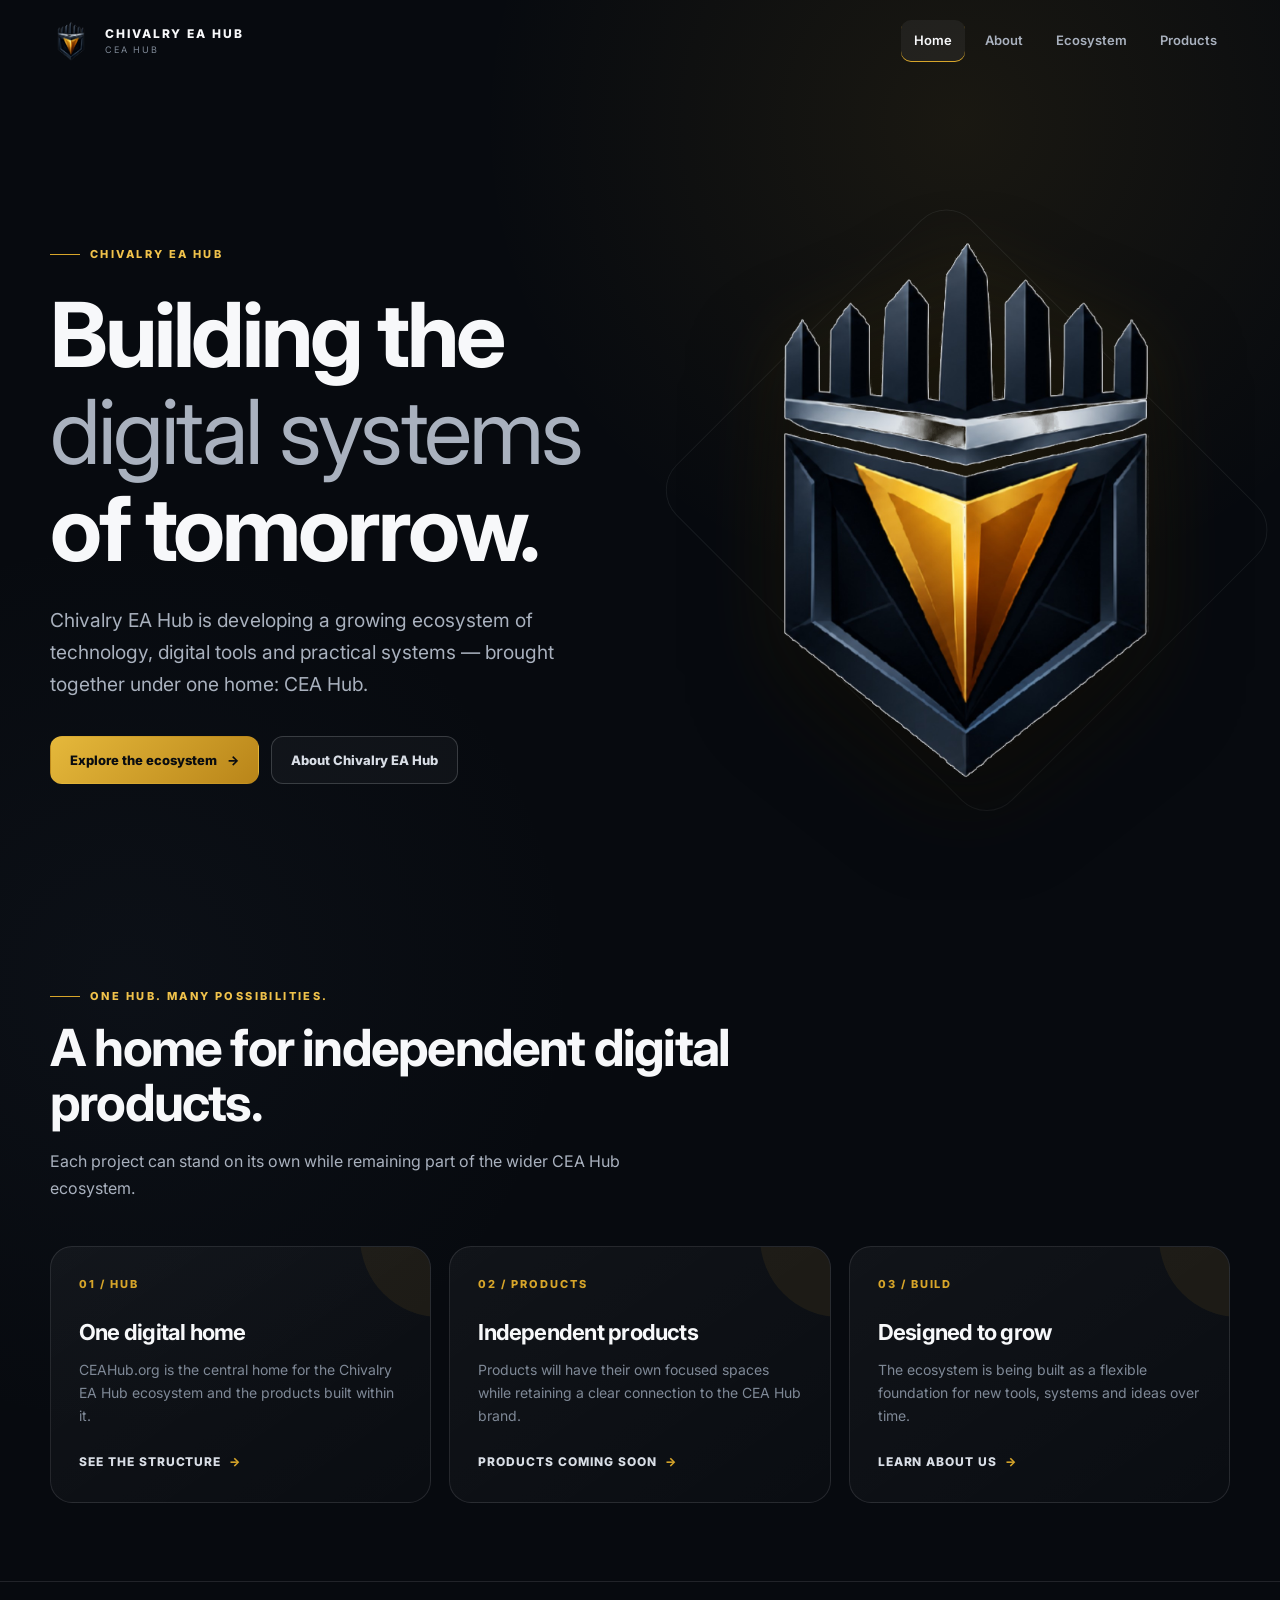
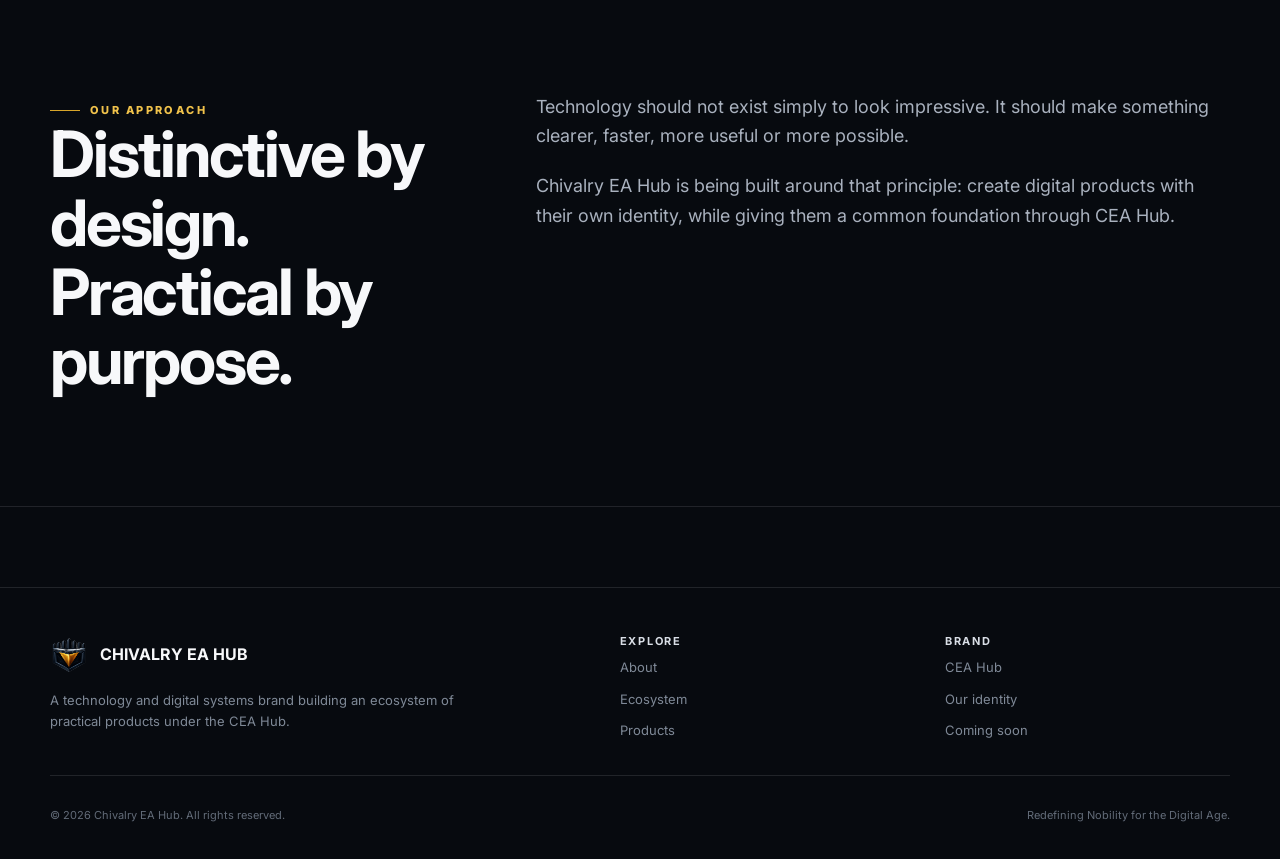
<file: index.html>
<!doctype html>
<html lang="en">
<head>
  <meta charset="utf-8">
  <meta name="viewport" content="width=device-width, initial-scale=1">
  <title>Technology, Systems & Digital Products | Chivalry EA Hub</title>
  <meta name="description" content="Chivalry EA Hub is building a growing ecosystem of technology, digital tools and systems under CEA Hub.">
  <meta name="theme-color" content="#070A0F">
  <meta property="og:title" content="Technology, Systems & Digital Products | Chivalry EA Hub">
  <meta property="og:description" content="Chivalry EA Hub is building a growing ecosystem of technology, digital tools and systems under CEA Hub.">
  <meta property="og:image" content="assets/og-image.png">
  <meta property="og:type" content="website">
  <link rel="icon" type="image/png" href="assets/favicon.png">
  <link rel="preconnect" href="https://fonts.googleapis.com">
  <link rel="preconnect" href="https://fonts.gstatic.com" crossorigin>
  <link href="https://fonts.googleapis.com/css2?family=Inter:wght@400;500;600;700;800&display=swap" rel="stylesheet">
  <link rel="stylesheet" href="assets/style.css">
</head>
<body>
<a class="skip-link" href="#main">Skip to content</a>

<div class="loader" aria-hidden="true">
  <div class="loader-inner">
    <img class="loader-logo" src="assets/chivary-emblem.png" alt="">
    <div class="loader-name">CHIVALRY EA HUB</div>
    <div class="loader-line"></div>
  </div>
</div>

<header class="site-header">
  <div class="container nav">
    <a class="brand" href="index.html" aria-label="Chivalry EA Hub home">
      <img src="assets/chivary-emblem.png" alt="">
      <span class="brand-text">
        <span class="brand-name">CHIVALRY EA HUB</span>
        <span class="brand-sub">CEA Hub</span>
      </span>
    </a>
    <button class="nav-toggle" aria-label="Open navigation" aria-expanded="false" aria-controls="primary-navigation">☰</button>
    <nav id="primary-navigation" class="nav-links" aria-label="Primary navigation">
      <a href="index.html" class="active" aria-current="page">Home</a><a href="about.html">About</a><a href="ecosystem.html">Ecosystem</a><a href="products.html">Products</a>
    </nav>
  </div>
</header>

<main id="main">
<section class="hero">
  <div class="container hero-grid">
    <div class="reveal">
      <div class="eyebrow">Chivalry EA Hub</div>
      <h1>Building the <span>digital systems</span> of tomorrow.</h1>
      <p class="lead">Chivalry EA Hub is developing a growing ecosystem of technology, digital tools and practical systems — brought together under one home: CEA Hub.</p>
      <div class="actions">
        <a class="btn btn-primary" href="ecosystem.html">Explore the ecosystem <span>→</span></a>
        <a class="btn btn-secondary" href="about.html">About Chivalry EA Hub</a>
      </div>
    </div>
    <div class="hero-mark reveal" aria-hidden="true">
      <img src="assets/chivary-emblem.png" alt="">
    </div>
  </div>
</section>

<section class="section section-tight">
  <div class="container">
    <div class="section-head reveal">
      <div class="eyebrow">One hub. Many possibilities.</div>
      <h2>A home for independent digital products.</h2>
      <p>Each project can stand on its own while remaining part of the wider CEA Hub ecosystem.</p>
    </div>
    <div class="cards">
      <article class="card reveal">
        <div class="card-number">01 / HUB</div>
        <h3>One digital home</h3>
        <p>CEAHub.org is the central home for the Chivalry EA Hub ecosystem and the products built within it.</p>
        <a class="card-link" href="ecosystem.html">See the structure</a>
      </article>
      <article class="card reveal">
        <div class="card-number">02 / PRODUCTS</div>
        <h3>Independent products</h3>
        <p>Products will have their own focused spaces while retaining a clear connection to the CEA Hub brand.</p>
        <a class="card-link" href="products.html">Products coming soon</a>
      </article>
      <article class="card reveal">
        <div class="card-number">03 / BUILD</div>
        <h3>Designed to grow</h3>
        <p>The ecosystem is being built as a flexible foundation for new tools, systems and ideas over time.</p>
        <a class="card-link" href="about.html">Learn about us</a>
      </article>
    </div>
  </div>
</section>

<section class="section statement">
  <div class="container statement-inner">
    <div class="reveal">
      <div class="eyebrow">Our approach</div>
      <h2>Distinctive by design.<br>Practical by purpose.</h2>
    </div>
    <div class="statement-copy reveal">
      <p>Technology should not exist simply to look impressive. It should make something clearer, faster, more useful or more possible.</p>
      <p>Chivalry EA Hub is being built around that principle: create digital products with their own identity, while giving them a common foundation through CEA Hub.</p>
    </div>
  </div>
</section>
</main>
<footer class="site-footer">
  <div class="container">
    <div class="footer-grid">
      <div>
        <div class="footer-brand">
          <img src="assets/chivary-emblem.png" alt="">
          <strong>CHIVALRY EA HUB</strong>
        </div>
        <p class="footer-copy">A technology and digital systems brand building an ecosystem of practical products under the CEA Hub.</p>
      </div>
      <div class="footer-col">
        <h3>Explore</h3>
        <a href="about.html">About</a>
        <a href="ecosystem.html">Ecosystem</a>
        <a href="products.html">Products</a>
      </div>
      <div class="footer-col">
        <h3>Brand</h3>
        <a href="index.html">CEA Hub</a>
        <a href="about.html#identity">Our identity</a>
        <a href="products.html">Coming soon</a>
      </div>
    </div>
    <div class="footer-bottom">
      <span>© <span data-year></span> Chivalry EA Hub. All rights reserved.</span>
      <span>Redefining Nobility for the Digital Age.</span>
    </div>
  </div>
</footer>
<script src="assets/site.js" defer></script>
</body>
</html>
</file>
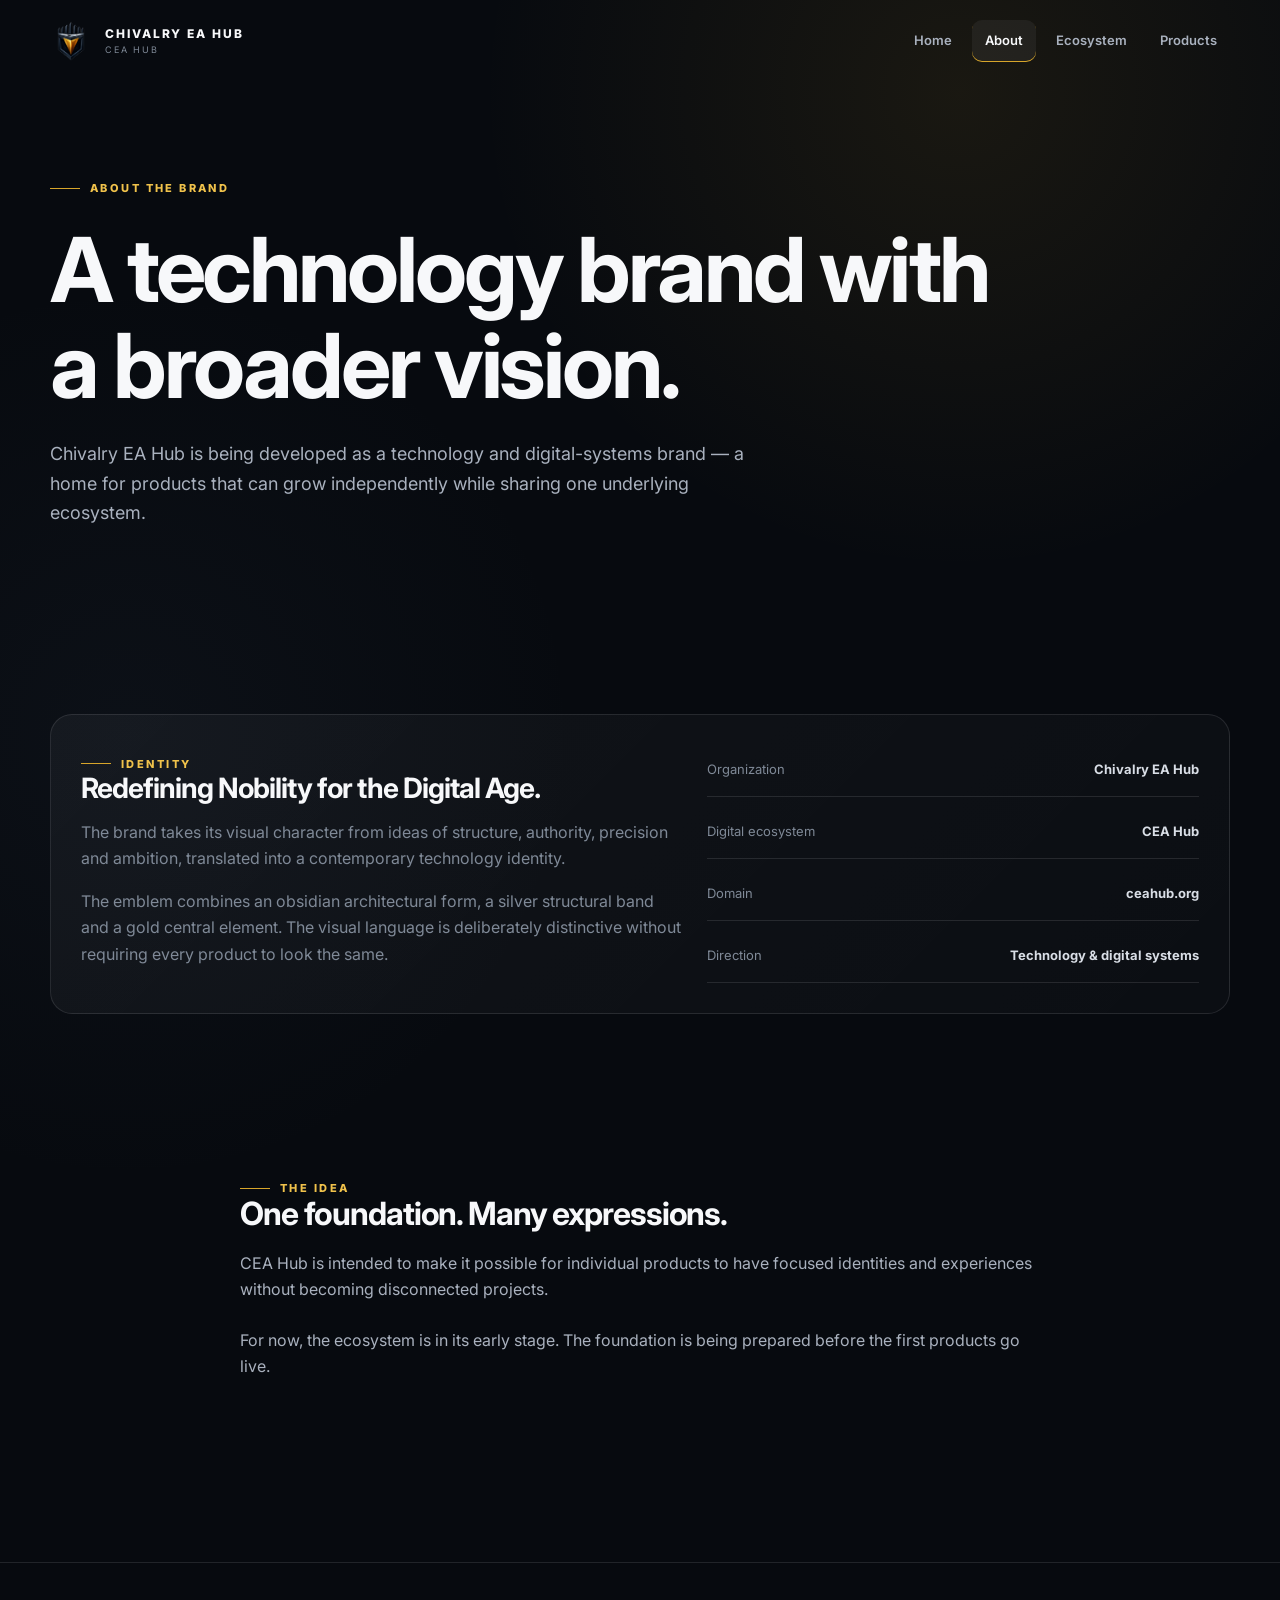
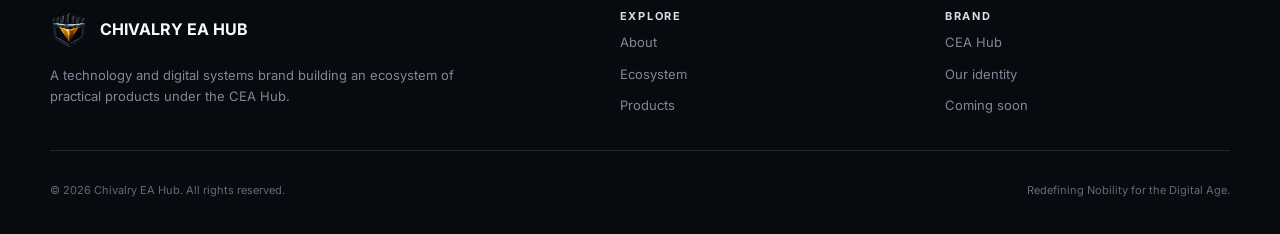
<file: about.html>
<!doctype html>
<html lang="en">
<head>
  <meta charset="utf-8">
  <meta name="viewport" content="width=device-width, initial-scale=1">
  <title>About | Chivalry EA Hub</title>
  <meta name="description" content="Learn about Chivalry EA Hub, its identity and the idea behind CEA Hub.">
  <meta name="theme-color" content="#070A0F">
  <meta property="og:title" content="About | Chivalry EA Hub">
  <meta property="og:description" content="Learn about Chivalry EA Hub, its identity and the idea behind CEA Hub.">
  <meta property="og:image" content="assets/og-image.png">
  <meta property="og:type" content="website">
  <link rel="icon" type="image/png" href="assets/favicon.png">
  <link rel="preconnect" href="https://fonts.googleapis.com">
  <link rel="preconnect" href="https://fonts.gstatic.com" crossorigin>
  <link href="https://fonts.googleapis.com/css2?family=Inter:wght@400;500;600;700;800&display=swap" rel="stylesheet">
  <link rel="stylesheet" href="assets/style.css">
</head>
<body>
<a class="skip-link" href="#main">Skip to content</a>

<div class="loader" aria-hidden="true">
  <div class="loader-inner">
    <img class="loader-logo" src="assets/chivary-emblem.png" alt="">
    <div class="loader-name">CHIVALRY EA HUB</div>
    <div class="loader-line"></div>
  </div>
</div>

<header class="site-header">
  <div class="container nav">
    <a class="brand" href="index.html" aria-label="Chivalry EA Hub home">
      <img src="assets/chivary-emblem.png" alt="">
      <span class="brand-text">
        <span class="brand-name">CHIVALRY EA HUB</span>
        <span class="brand-sub">CEA Hub</span>
      </span>
    </a>
    <button class="nav-toggle" aria-label="Open navigation" aria-expanded="false" aria-controls="primary-navigation">☰</button>
    <nav id="primary-navigation" class="nav-links" aria-label="Primary navigation">
      <a href="index.html">Home</a><a href="about.html" class="active" aria-current="page">About</a><a href="ecosystem.html">Ecosystem</a><a href="products.html">Products</a>
    </nav>
  </div>
</header>

<main id="main">
<section class="page-hero">
  <div class="container reveal">
    <div class="eyebrow">About the brand</div>
    <h1>A technology brand with a broader vision.</h1>
    <p>Chivalry EA Hub is being developed as a technology and digital-systems brand — a home for products that can grow independently while sharing one underlying ecosystem.</p>
  </div>
</section>

<section class="section section-tight" id="identity">
  <div class="container">
    <div class="feature-panel reveal">
      <div>
        <div class="eyebrow">Identity</div>
        <h3>Redefining Nobility for the Digital Age.</h3>
        <p>The brand takes its visual character from ideas of structure, authority, precision and ambition, translated into a contemporary technology identity.</p>
        <p>The emblem combines an obsidian architectural form, a silver structural band and a gold central element. The visual language is deliberately distinctive without requiring every product to look the same.</p>
      </div>
      <div class="meta-list">
        <div class="meta-item"><span>Organization</span><span>Chivalry EA Hub</span></div>
        <div class="meta-item"><span>Digital ecosystem</span><span>CEA Hub</span></div>
        <div class="meta-item"><span>Domain</span><span>ceahub.org</span></div>
        <div class="meta-item"><span>Direction</span><span>Technology &amp; digital systems</span></div>
      </div>
    </div>
  </div>
</section>

<section class="section section-tight">
  <div class="container prose reveal">
    <div class="eyebrow">The idea</div>
    <h2>One foundation. Many expressions.</h2>
    <p>CEA Hub is intended to make it possible for individual products to have focused identities and experiences without becoming disconnected projects.</p>
    <p>For now, the ecosystem is in its early stage. The foundation is being prepared before the first products go live.</p>
  </div>
</section>
</main>
<footer class="site-footer">
  <div class="container">
    <div class="footer-grid">
      <div>
        <div class="footer-brand">
          <img src="assets/chivary-emblem.png" alt="">
          <strong>CHIVALRY EA HUB</strong>
        </div>
        <p class="footer-copy">A technology and digital systems brand building an ecosystem of practical products under the CEA Hub.</p>
      </div>
      <div class="footer-col">
        <h3>Explore</h3>
        <a href="about.html">About</a>
        <a href="ecosystem.html">Ecosystem</a>
        <a href="products.html">Products</a>
      </div>
      <div class="footer-col">
        <h3>Brand</h3>
        <a href="index.html">CEA Hub</a>
        <a href="about.html#identity">Our identity</a>
        <a href="products.html">Coming soon</a>
      </div>
    </div>
    <div class="footer-bottom">
      <span>© <span data-year></span> Chivalry EA Hub. All rights reserved.</span>
      <span>Redefining Nobility for the Digital Age.</span>
    </div>
  </div>
</footer>
<script src="assets/site.js" defer></script>
</body>
</html>
</file>
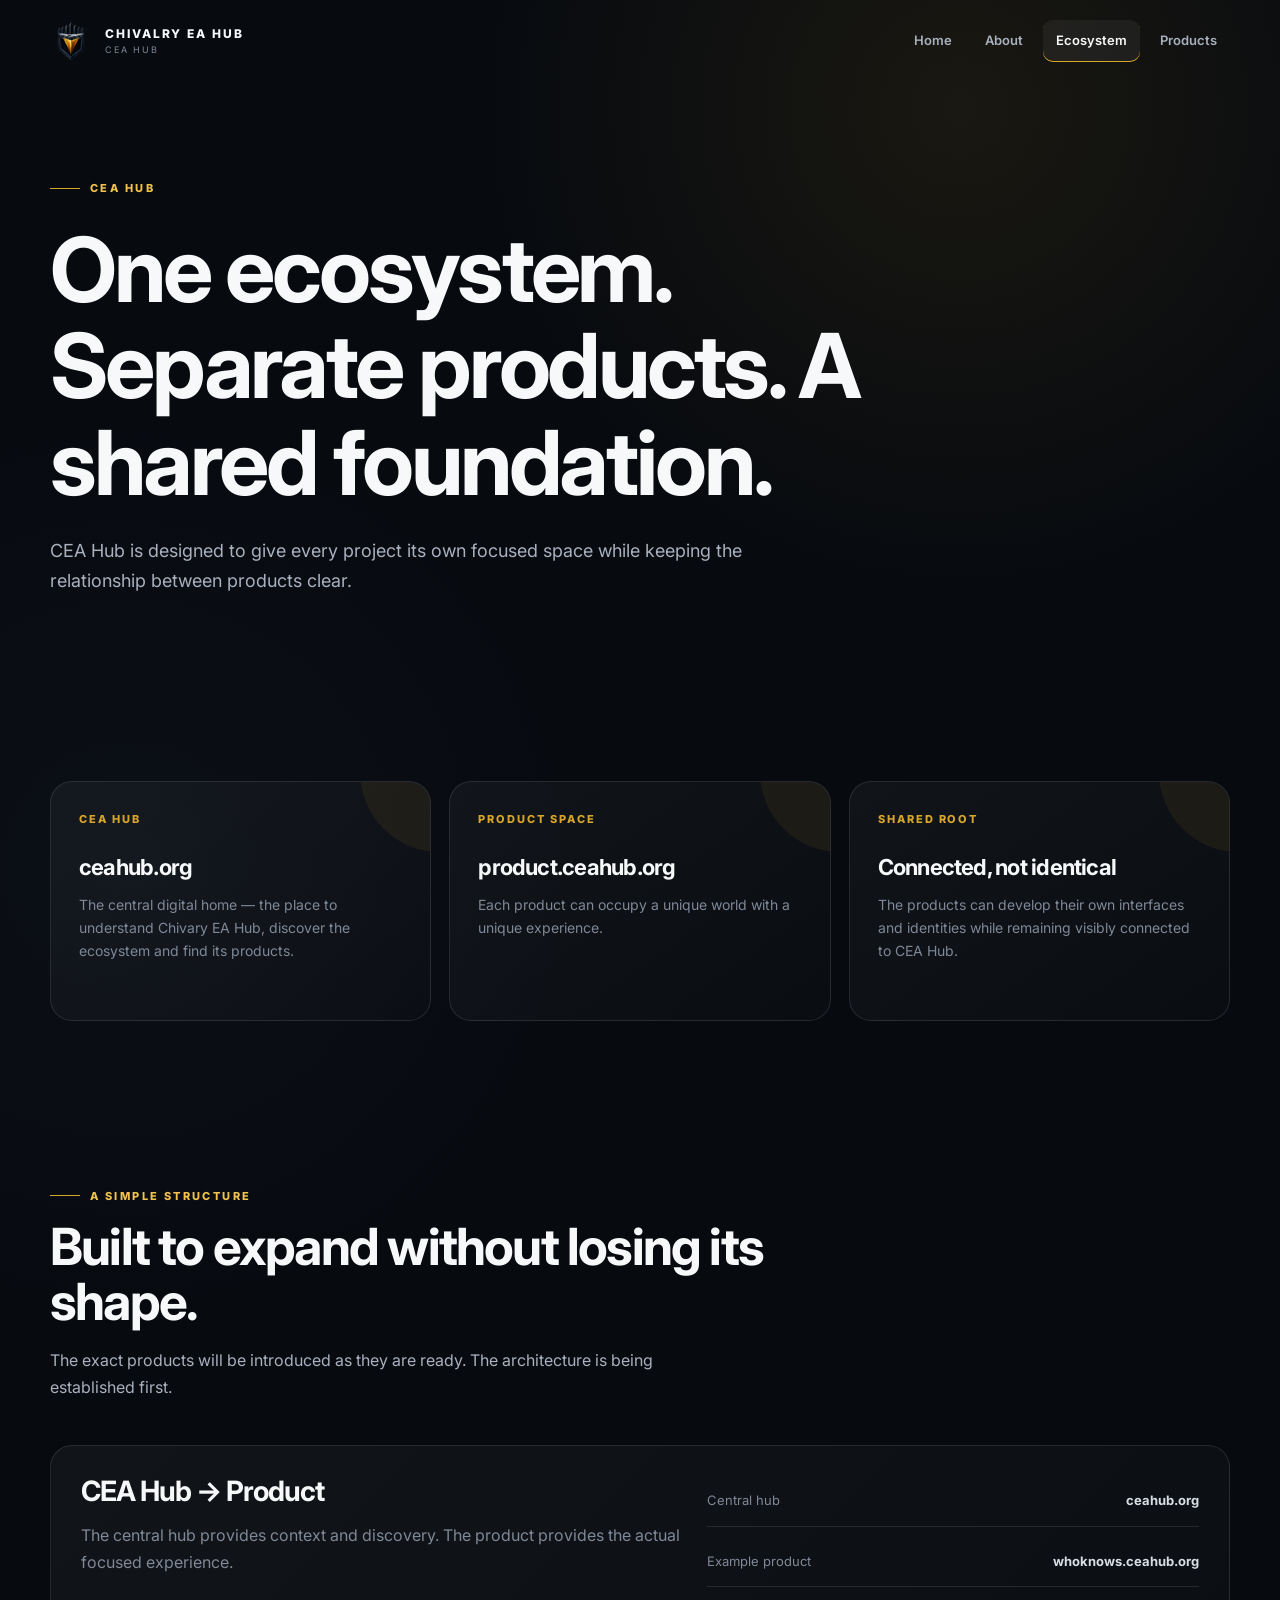
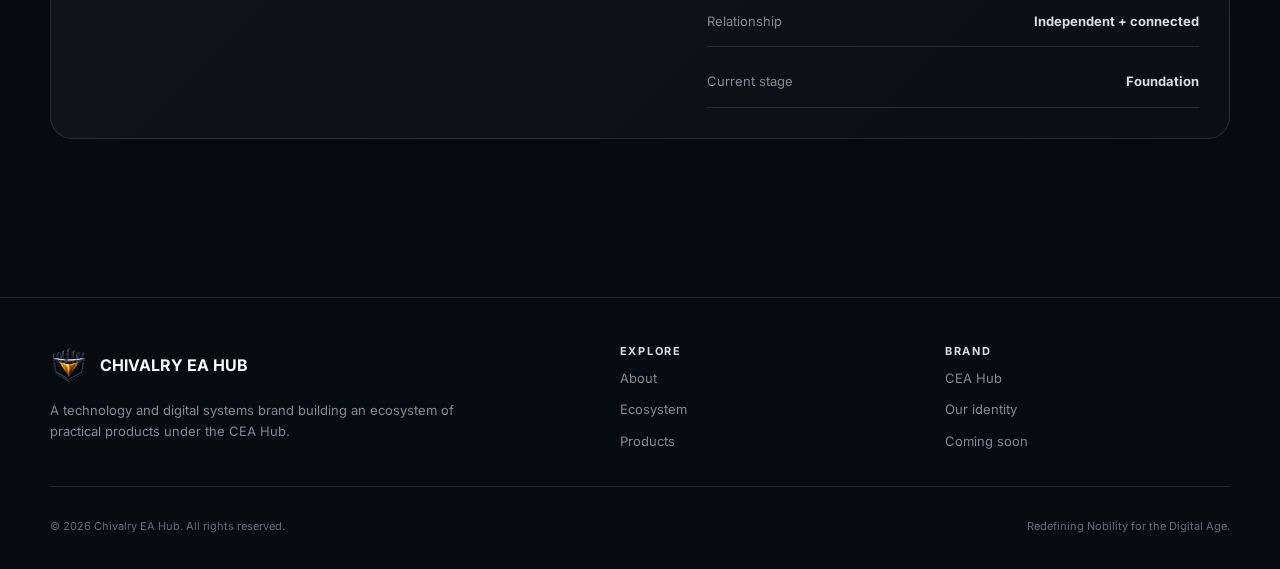
<file: ecosystem.html>
<!doctype html>
<html lang="en">
<head>
  <meta charset="utf-8">
  <meta name="viewport" content="width=device-width, initial-scale=1">
  <title>The CEA Hub Ecosystem | Chivalry EA Hub</title>
  <meta name="description" content="Discover how Chivalry EA Hub organizes independent digital products under the CEA Hub ecosystem.">
  <meta name="theme-color" content="#070A0F">
  <meta property="og:title" content="The CEA Hub Ecosystem | Chivary EA Hub">
  <meta property="og:description" content="Discover how Chivalry EA Hub organizes independent digital products under the CEA Hub ecosystem.">
  <meta property="og:image" content="assets/og-image.png">
  <meta property="og:type" content="website">
  <link rel="icon" type="image/png" href="assets/favicon.png">
  <link rel="preconnect" href="https://fonts.googleapis.com">
  <link rel="preconnect" href="https://fonts.gstatic.com" crossorigin>
  <link href="https://fonts.googleapis.com/css2?family=Inter:wght@400;500;600;700;800&display=swap" rel="stylesheet">
  <link rel="stylesheet" href="assets/style.css">
</head>
<body>
<a class="skip-link" href="#main">Skip to content</a>

<div class="loader" aria-hidden="true">
  <div class="loader-inner">
    <img class="loader-logo" src="assets/chivary-emblem.png" alt="">
    <div class="loader-name">CHIVALRY EA HUB</div>
    <div class="loader-line"></div>
  </div>
</div>

<header class="site-header">
  <div class="container nav">
    <a class="brand" href="index.html" aria-label="Chivalry EA Hub home">
      <img src="assets/chivary-emblem.png" alt="">
      <span class="brand-text">
        <span class="brand-name">CHIVALRY EA HUB</span>
        <span class="brand-sub">CEA Hub</span>
      </span>
    </a>
    <button class="nav-toggle" aria-label="Open navigation" aria-expanded="false" aria-controls="primary-navigation">☰</button>
    <nav id="primary-navigation" class="nav-links" aria-label="Primary navigation">
      <a href="index.html">Home</a><a href="about.html">About</a><a href="ecosystem.html" class="active" aria-current="page">Ecosystem</a><a href="products.html">Products</a>
    </nav>
  </div>
</header>

<main id="main">
<section class="page-hero">
  <div class="container reveal">
    <div class="eyebrow">CEA Hub</div>
    <h1>One ecosystem. Separate products. A shared foundation.</h1>
    <p>CEA Hub is designed to give every project its own focused space while keeping the relationship between products clear.</p>
  </div>
</section>

<section class="section section-tight">
  <div class="container">
    <div class="cards">
      <article class="card reveal">
        <div class="card-number">CEA HUB</div>
        <h3>ceahub.org</h3>
        <p>The central digital home — the place to understand Chivary EA Hub, discover the ecosystem and find its products.</p>
      </article>
      <article class="card reveal">
        <div class="card-number">PRODUCT SPACE</div>
        <h3>product.ceahub.org</h3>
        <p>Each product can occupy a unique world with a unique experience. </p>
      </article>
      <article class="card reveal">
        <div class="card-number">SHARED ROOT</div>
        <h3>Connected, not identical</h3>
        <p>The products can develop their own interfaces and identities while remaining visibly connected to CEA Hub.</p>
      </article>
    </div>
  </div>
</section>

<section class="section section-tight">
  <div class="container">
    <div class="section-head reveal">
      <div class="eyebrow">A simple structure</div>
      <h2>Built to expand without losing its shape.</h2>
      <p>The exact products will be introduced as they are ready. The architecture is being established first.</p>
    </div>
    <div class="feature-panel reveal">
      <div>
        <h3>CEA Hub → Product</h3>
        <p>The central hub provides context and discovery. The product provides the actual focused experience.</p>
      </div>
      <div class="meta-list">
        <div class="meta-item"><span>Central hub</span><span>ceahub.org</span></div>
        <div class="meta-item"><span>Example product</span><span>whoknows.ceahub.org</span></div>
        <div class="meta-item"><span>Relationship</span><span>Independent + connected</span></div>
        <div class="meta-item"><span>Current stage</span><span>Foundation</span></div>
      </div>
    </div>
  </div>
</section>
</main>
<footer class="site-footer">
  <div class="container">
    <div class="footer-grid">
      <div>
        <div class="footer-brand">
          <img src="assets/chivary-emblem.png" alt="">
          <strong>CHIVALRY EA HUB</strong>
        </div>
        <p class="footer-copy">A technology and digital systems brand building an ecosystem of practical products under the CEA Hub.</p>
      </div>
      <div class="footer-col">
        <h3>Explore</h3>
        <a href="about.html">About</a>
        <a href="ecosystem.html">Ecosystem</a>
        <a href="products.html">Products</a>
      </div>
      <div class="footer-col">
        <h3>Brand</h3>
        <a href="index.html">CEA Hub</a>
        <a href="about.html#identity">Our identity</a>
        <a href="products.html">Coming soon</a>
      </div>
    </div>
    <div class="footer-bottom">
      <span>© <span data-year></span> Chivalry EA Hub. All rights reserved.</span>
      <span>Redefining Nobility for the Digital Age.</span>
    </div>
  </div>
</footer>
<script src="assets/site.js" defer></script>
</body>
</html>
</file>
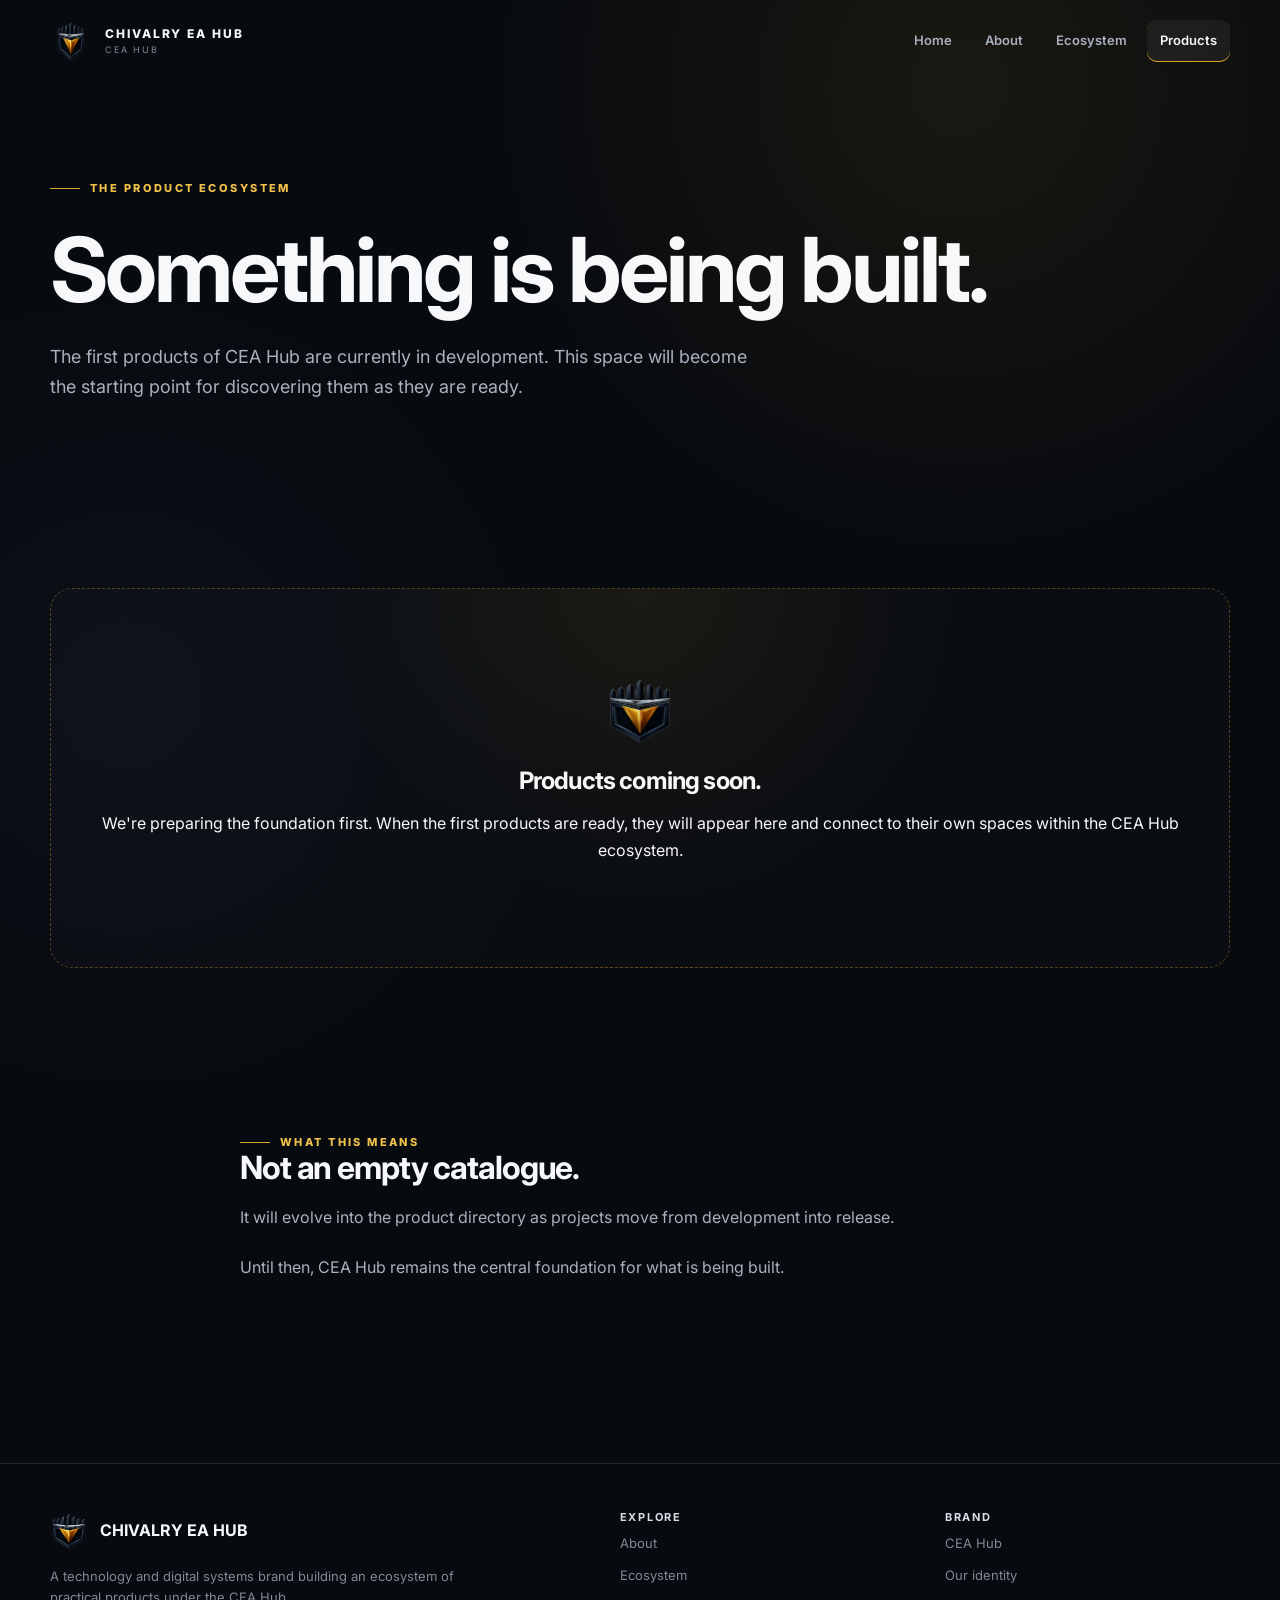
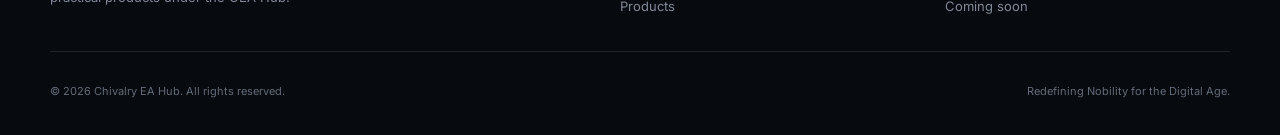
<file: products.html>
<!doctype html>
<html lang="en">
<head>
  <meta charset="utf-8">
  <meta name="viewport" content="width=device-width, initial-scale=1">
  <title>Products | Chivalry EA Hub</title>
  <meta name="description" content="The CEA Hub product ecosystem is currently in development.">
  <meta name="theme-color" content="#070A0F">
  <meta property="og:title" content="Products | Chivalry EA Hub">
  <meta property="og:description" content="The CEA Hub product ecosystem is currently in development.">
  <meta property="og:image" content="assets/og-image.png">
  <meta property="og:type" content="website">
  <link rel="icon" type="image/png" href="assets/favicon.png">
  <link rel="preconnect" href="https://fonts.googleapis.com">
  <link rel="preconnect" href="https://fonts.gstatic.com" crossorigin>
  <link href="https://fonts.googleapis.com/css2?family=Inter:wght@400;500;600;700;800&display=swap" rel="stylesheet">
  <link rel="stylesheet" href="assets/style.css">
</head>
<body>
<a class="skip-link" href="#main">Skip to content</a>

<div class="loader" aria-hidden="true">
  <div class="loader-inner">
    <img class="loader-logo" src="assets/chivary-emblem.png" alt="">
    <div class="loader-name">CHIVALRY EA HUB</div>
    <div class="loader-line"></div>
  </div>
</div>

<header class="site-header">
  <div class="container nav">
    <a class="brand" href="index.html" aria-label="Chivalry EA Hub home">
      <img src="assets/chivary-emblem.png" alt="">
      <span class="brand-text">
        <span class="brand-name">CHIVALRY EA HUB</span>
        <span class="brand-sub">CEA Hub</span>
      </span>
    </a>
    <button class="nav-toggle" aria-label="Open navigation" aria-expanded="false" aria-controls="primary-navigation">☰</button>
    <nav id="primary-navigation" class="nav-links" aria-label="Primary navigation">
      <a href="index.html">Home</a><a href="about.html">About</a><a href="ecosystem.html">Ecosystem</a><a href="products.html" class="active" aria-current="page">Products</a>
    </nav>
  </div>
</header>

<main id="main">
<section class="page-hero">
  <div class="container reveal">
    <div class="eyebrow">The product ecosystem</div>
    <h1>Something is being built.</h1>
    <p>The first products of CEA Hub are currently in development. This space will become the starting point for discovering them as they are ready.</p>
  </div>
</section>

<section class="section section-tight">
  <div class="container">
    <div class="product-placeholder reveal">
      <div>
        <img class="mark" src="assets/chivary-emblem.png" alt="">
        <h2>Products coming soon.</h2>
        <p>We're preparing the foundation first. When the first products are ready, they will appear here and connect to their own spaces within the CEA Hub ecosystem.</p>
      </div>
    </div>
  </div>
</section>

<section class="section section-tight">
  <div class="container prose reveal">
    <div class="eyebrow">What this means</div>
    <h2>Not an empty catalogue.</h2>
    <p>It will evolve into the product directory as projects move from development into release.</p>
    <p>Until then, CEA Hub remains the central foundation for what is being built.</p>
  </div>
</section>
</main>
<footer class="site-footer">
  <div class="container">
    <div class="footer-grid">
      <div>
        <div class="footer-brand">
          <img src="assets/chivary-emblem.png" alt="">
          <strong>CHIVALRY EA HUB</strong>
        </div>
        <p class="footer-copy">A technology and digital systems brand building an ecosystem of practical products under the CEA Hub.</p>
      </div>
      <div class="footer-col">
        <h3>Explore</h3>
        <a href="about.html">About</a>
        <a href="ecosystem.html">Ecosystem</a>
        <a href="products.html">Products</a>
      </div>
      <div class="footer-col">
        <h3>Brand</h3>
        <a href="index.html">CEA Hub</a>
        <a href="about.html#identity">Our identity</a>
        <a href="products.html">Coming soon</a>
      </div>
    </div>
    <div class="footer-bottom">
      <span>© <span data-year></span> Chivalry EA Hub. All rights reserved.</span>
      <span>Redefining Nobility for the Digital Age.</span>
    </div>
  </div>
</footer>
<script src="assets/site.js" defer></script>
</body>
</html>
</file>
<file: assets/style.css>
/* CHIVALRY EA HUB — CEA HUB
   Main visual system. Change the variables below to restyle the whole site. */

:root {
  --obsidian: #070A0F;
  --obsidian-2: #0B1018;
  --panel: #0F151F;
  --gold: #D7A52A;
  --gold-bright: #F0C24B;
  --silver: #D9DEE6;
  --silver-mid: #A9B1BE;
  --muted: #7F8997;
  --white: #F7F8FA;
  --line: rgba(217,222,230,.12);
  --line-strong: rgba(217,222,230,.20);
  --max: 1180px;
  --radius: 22px;
}

* { box-sizing: border-box; }
html { scroll-behavior: smooth; }
body {
  margin: 0;
  color: var(--white);
  background:
    radial-gradient(circle at 75% 5%, rgba(215,165,42,.09), transparent 30rem),
    radial-gradient(circle at 10% 40%, rgba(80,100,130,.07), transparent 28rem),
    var(--obsidian);
  font-family: Inter, ui-sans-serif, system-ui, -apple-system, BlinkMacSystemFont, "Segoe UI", sans-serif;
  line-height: 1.65;
  overflow-x: hidden;
}
body::before {
  content: "";
  position: fixed;
  inset: 0;
  pointer-events: none;
  opacity: .18;
  background-image:
    linear-gradient(rgba(255,255,255,.018) 1px, transparent 1px),
    linear-gradient(90deg, rgba(255,255,255,.018) 1px, transparent 1px);
  background-size: 72px 72px;
  mask-image: linear-gradient(to bottom, black, transparent 80%);
}
a { color: inherit; text-decoration: none; }
img { max-width: 100%; display: block; }

.container { width: min(var(--max), calc(100% - 40px)); margin: 0 auto; }
.section { padding: 110px 0; position: relative; }
.section-tight { padding: 78px 0; }

.skip-link {
  position: fixed; left: 16px; top: 16px; z-index: 9999;
  padding: 10px 14px; border-radius: 10px;
  background: var(--gold); color: #080A0D;
  transform: translateY(-150%); transition: .2s;
}
.skip-link:focus { transform: translateY(0); }

/* Opening/loading treatment */
.loader {
  position: fixed; inset: 0; z-index: 10000;
  display: grid; place-items: center;
  background: #06080C;
  transition: opacity .55s ease, visibility .55s ease;
}
.loader.is-done { opacity: 0; visibility: hidden; pointer-events: none; }
.loader-inner { text-align: center; }
.loader-logo {
  width: 92px; height: 92px; object-fit: contain; margin: 0 auto 24px;
  filter: drop-shadow(0 12px 28px rgba(215,165,42,.18));
  animation: loaderPulse 1.5s ease-in-out infinite;
}
.loader-name {
  letter-spacing: .24em; font-size: 12px; font-weight: 800; color: var(--silver);
}
.loader-line {
  width: 150px; height: 2px; margin: 18px auto 0;
  background: rgba(255,255,255,.08); overflow: hidden;
}
.loader-line::after {
  content: ""; display: block; width: 45%; height: 100%;
  background: var(--gold); animation: loaderBar 1.15s ease-in-out infinite;
}
@keyframes loaderPulse { 50% { transform: translateY(-5px) scale(1.03); } }
@keyframes loaderBar { from { transform: translateX(-120%); } to { transform: translateX(340%); } }

.site-header {
  position: fixed; z-index: 1000; top: 0; left: 0; right: 0;
  border-bottom: 1px solid transparent;
  transition: background .3s, border-color .3s, backdrop-filter .3s;
}
.site-header.scrolled {
  background: rgba(7,10,15,.78);
  backdrop-filter: blur(18px);
  border-color: var(--line);
}
.nav {
  min-height: 82px; display: flex; align-items: center;
  justify-content: space-between; gap: 24px;
}
.brand { display: inline-flex; align-items: center; gap: 13px; min-width: 0; }
.brand img { width: 42px; height: 42px; object-fit: contain; }
.brand-text { display: grid; line-height: 1; gap: 5px; }
.brand-name { font-size: 12px; letter-spacing: .16em; font-weight: 800; white-space: nowrap; }
.brand-sub { font-size: 9px; letter-spacing: .20em; color: var(--muted); text-transform: uppercase; }

.nav-links { display: flex; align-items: center; gap: 7px; }
.nav-links a {
  color: var(--silver-mid); font-size: 13px; font-weight: 600;
  padding: 10px 13px; border-radius: 10px;
  transition: color .2s, background .2s;
}
.nav-links a:hover, .nav-links a.active {
  color: var(--white); background: rgba(255,255,255,.055);
}
.nav-links a.active { box-shadow: inset 0 -1px var(--gold); }
.nav-toggle {
  display:none; border:1px solid var(--line); background:rgba(255,255,255,.03);
  color:var(--white); width:44px; height:44px; border-radius:12px; cursor:pointer;
}

.hero {
  min-height: 100svh; display: grid; align-items: center;
  padding-top: 120px; overflow: hidden;
}
.hero-grid {
  display: grid; grid-template-columns: 1.05fr .95fr;
  gap: 70px; align-items: center;
}
.eyebrow {
  display:inline-flex; align-items:center; gap:10px;
  color:var(--gold-bright); font-size:11px; font-weight:800;
  letter-spacing:.22em; text-transform:uppercase;
}
.eyebrow::before { content:""; width:30px; height:1px; background:var(--gold); }
h1, h2, h3 { margin:0; line-height:1.08; letter-spacing:-.035em; }
h1 { font-size: clamp(3.1rem, 7vw, 6.8rem); max-width: 820px; margin-top: 24px; }
h1 span { color: var(--silver-mid); font-weight: 400; }
.lead {
  max-width: 680px; color: var(--silver-mid);
  font-size: clamp(1.02rem, 1.5vw, 1.22rem); margin: 28px 0 0;
}
.actions { display:flex; gap:12px; flex-wrap:wrap; margin-top:36px; }
.btn {
  display:inline-flex; align-items:center; justify-content:center; gap:10px;
  min-height:48px; padding:0 19px; border-radius:12px;
  border:1px solid var(--line-strong); font-size:13px; font-weight:800;
  transition: transform .2s, border-color .2s, background .2s;
}
.btn:hover { transform:translateY(-2px); border-color:rgba(215,165,42,.55); }
.btn-primary {
  background:linear-gradient(135deg, #E5B83B, #B98519);
  color:#0A0C10; border-color:transparent;
}
.btn-secondary { background:rgba(255,255,255,.035); color:var(--silver); }

.hero-mark {
  min-height: 560px; display:grid; place-items:center; position:relative;
}
.hero-mark::before {
  content:""; position:absolute; width:430px; height:430px; border-radius:50%;
  background:radial-gradient(circle, rgba(215,165,42,.13), transparent 67%);
}
.hero-mark::after {
  content:""; position:absolute; inset:15% 5%; border:1px solid rgba(217,222,230,.08);
  transform:rotate(45deg); border-radius:36px;
}
.hero-mark img {
  position:relative; z-index:2; width:min(430px, 75vw);
  filter:drop-shadow(0 35px 45px rgba(0,0,0,.55)) drop-shadow(0 0 35px rgba(215,165,42,.10));
  animation: emblemFloat 6s ease-in-out infinite;
}
@keyframes emblemFloat { 50% { transform:translateY(-10px); } }

.section-head { max-width: 720px; margin-bottom: 45px; }
.section-head h2 { font-size: clamp(2rem, 4vw, 3.4rem); margin-top: 14px; }
.section-head p { color:var(--silver-mid); margin:18px 0 0; max-width:640px; }

.cards { display:grid; grid-template-columns:repeat(3,1fr); gap:18px; }
.card {
  position:relative; padding:28px; min-height:240px;
  border:1px solid var(--line); border-radius:var(--radius);
  background:linear-gradient(145deg, rgba(255,255,255,.045), rgba(255,255,255,.015));
  overflow:hidden; transition:transform .25s, border-color .25s, background .25s;
}
.card::after {
  content:""; position:absolute; width:160px; height:160px; right:-90px; top:-90px;
  border-radius:50%; background:rgba(215,165,42,.08);
}
.card:hover {
  transform:translateY(-5px); border-color:rgba(215,165,42,.35);
  background:linear-gradient(145deg, rgba(255,255,255,.06), rgba(255,255,255,.018));
}
.card-number { color:var(--gold); font-size:11px; font-weight:800; letter-spacing:.18em; }
.card h3 { margin-top:28px; font-size:22px; }
.card p { color:var(--muted); margin:13px 0 0; font-size:14px; }
.card-link {
  display:inline-flex; margin-top:25px; color:var(--silver);
  font-size:12px; font-weight:800; letter-spacing:.08em; text-transform:uppercase;
}
.card-link::after { content:"→"; color:var(--gold); margin-left:8px; transition:transform .2s; }
.card-link:hover::after { transform:translateX(4px); }

.statement {
  border-top:1px solid var(--line); border-bottom:1px solid var(--line);
}
.statement-inner {
  display:grid; grid-template-columns:.75fr 1.25fr; gap:70px; align-items:start;
}
.statement h2 { font-size:clamp(2.2rem, 5vw, 4.5rem); }
.statement-copy { color:var(--silver-mid); font-size:18px; }
.statement-copy p { margin-top:0; margin-bottom:20px; }

.feature-panel {
  display:grid; grid-template-columns:1.1fr .9fr; gap:24px; padding:30px;
  border:1px solid var(--line); border-radius:var(--radius);
  background:linear-gradient(135deg, rgba(255,255,255,.045), rgba(255,255,255,.018));
}
.feature-panel h3 { font-size:28px; }
.feature-panel p { color:var(--muted); }
.meta-list { display:grid; gap:10px; }
.meta-item {
  display:flex; justify-content:space-between; gap:20px; padding:14px 0;
  border-bottom:1px solid var(--line); font-size:13px;
}
.meta-item span:first-child { color:var(--muted); }
.meta-item span:last-child { color:var(--silver); font-weight:700; text-align:right; }

.page-hero { padding:170px 0 90px; }
.page-hero h1 { font-size:clamp(3rem, 7vw, 6rem); max-width:950px; }
.page-hero p { max-width:720px; color:var(--silver-mid); font-size:18px; margin-top:24px; }

.prose { max-width:800px; }
.prose h2 { font-size:32px; margin:0 0 18px; }
.prose p { color:var(--silver-mid); margin:0 0 24px; font-size:16px; }
.prose strong { color:var(--silver); }

.product-placeholder {
  min-height:380px; display:grid; place-items:center; text-align:center; padding:40px;
  border:1px dashed rgba(215,165,42,.35); border-radius:var(--radius);
  background:radial-gradient(circle at 50% 0, rgba(215,165,42,.08), transparent 45%), rgba(255,255,255,.015);
}
.product-placeholder .mark { width:70px; height:70px; margin:0 auto 22px; opacity:.9; }

.site-footer { border-top:1px solid var(--line); padding:48px 0 34px; margin-top:80px; }
.footer-grid { display:grid; grid-template-columns:1.3fr .7fr .7fr; gap:40px; }
.footer-brand { display:flex; align-items:center; gap:12px; }
.footer-brand img { width:38px; height:38px; }
.footer-copy { color:var(--muted); font-size:13px; max-width:420px; margin-top:16px; }
.footer-col h3 { font-size:11px; letter-spacing:.16em; text-transform:uppercase; color:var(--silver); }
.footer-col a { display:block; color:var(--muted); font-size:13px; margin-top:10px; }
.footer-col a:hover { color:var(--silver); }
.footer-bottom {
  display:flex; justify-content:space-between; gap:20px; padding-top:30px;
  margin-top:30px; border-top:1px solid var(--line); color:#626B78; font-size:11px;
}

.reveal { opacity:0; transform:translateY(18px); transition:opacity .7s ease, transform .7s ease; }
.reveal.visible { opacity:1; transform:none; }

@media (max-width: 900px) {
  .hero-grid, .statement-inner, .feature-panel { grid-template-columns:1fr; }
  .hero-mark { min-height:420px; }
  .cards { grid-template-columns:1fr; }
  .footer-grid { grid-template-columns:1fr 1fr; }
  .footer-grid > :first-child { grid-column:1 / -1; }
}
@media (max-width: 680px) {
  .container { width:min(var(--max), calc(100% - 28px)); }
  .nav { min-height:70px; }
  .nav-toggle { display:block; }
  .nav-links {
    position:absolute; left:14px; right:14px; top:66px;
    display:grid; gap:3px; padding:10px;
    background:rgba(10,14,20,.96); border:1px solid var(--line);
    border-radius:16px; backdrop-filter:blur(18px);
    transform:translateY(-12px); opacity:0; pointer-events:none; transition:.2s;
  }
  .nav-links.open { transform:none; opacity:1; pointer-events:auto; }
  .nav-links a { padding:13px; }
  .hero { padding-top:110px; }
  h1 { font-size:clamp(3rem, 16vw, 5rem); }
  .hero-mark { min-height:350px; }
  .hero-mark img { width:min(340px, 86vw); }
  .section { padding:80px 0; }
  .page-hero { padding:130px 0 70px; }
  .footer-grid { grid-template-columns:1fr; }
  .footer-grid > :first-child { grid-column:auto; }
  .footer-bottom { flex-direction:column; }
}
@media (prefers-reduced-motion: reduce) {
  *, *::before, *::after {
    animation-duration:.001ms !important; animation-iteration-count:1 !important;
    scroll-behavior:auto !important; transition-duration:.001ms !important;
  }
  .reveal { opacity:1; transform:none; }
}
</file>
